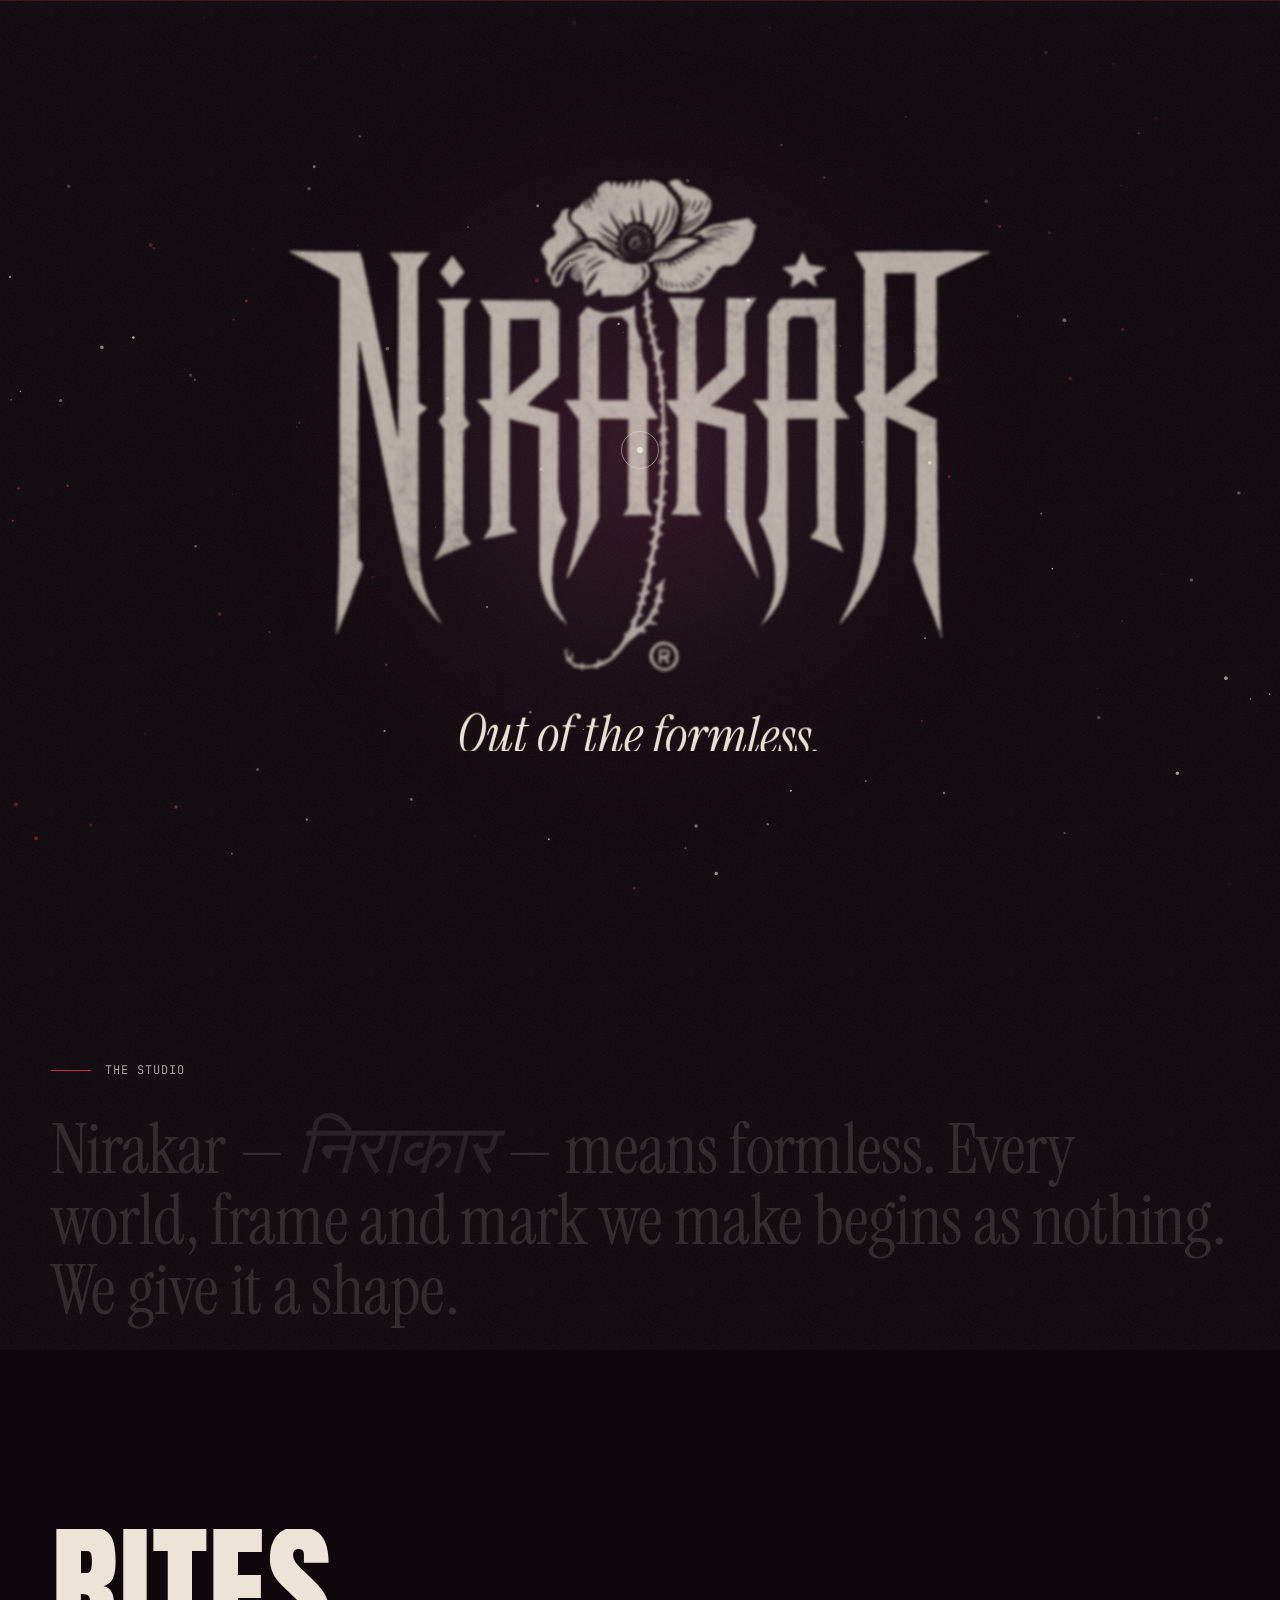
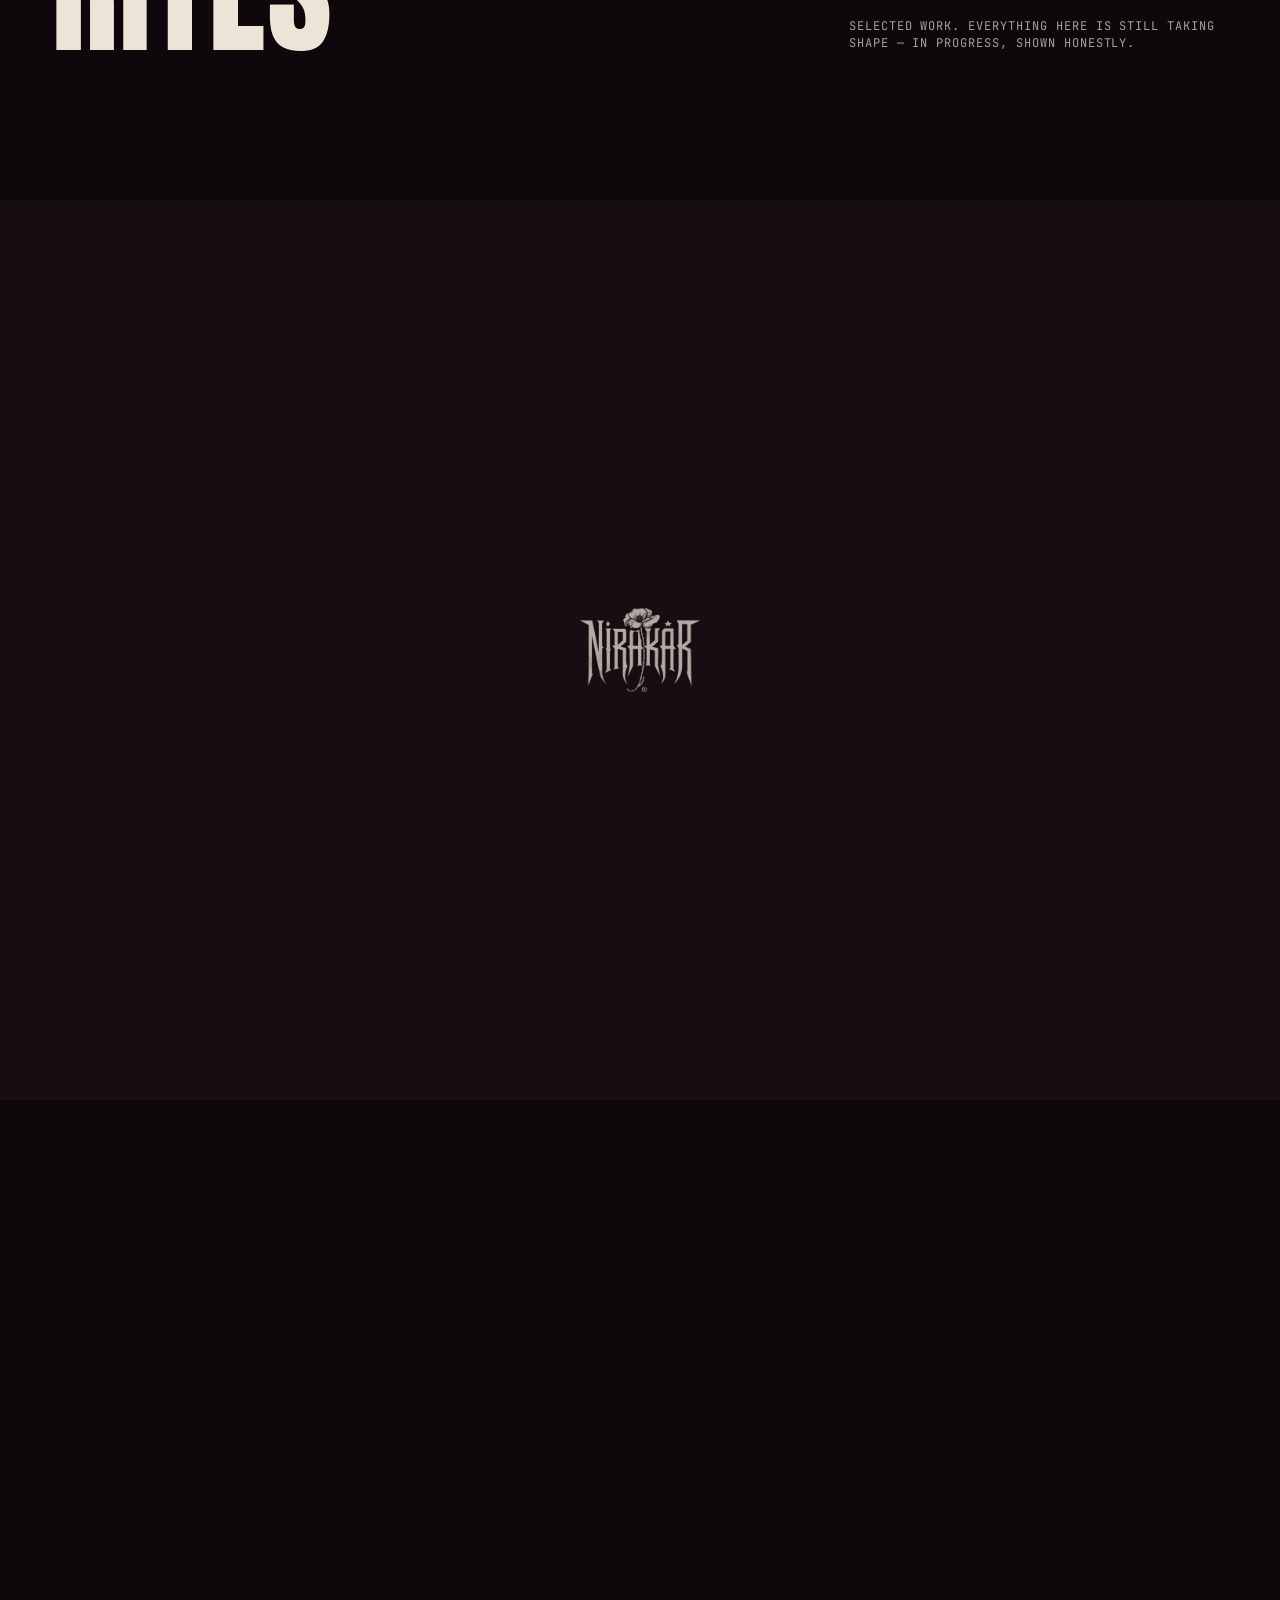
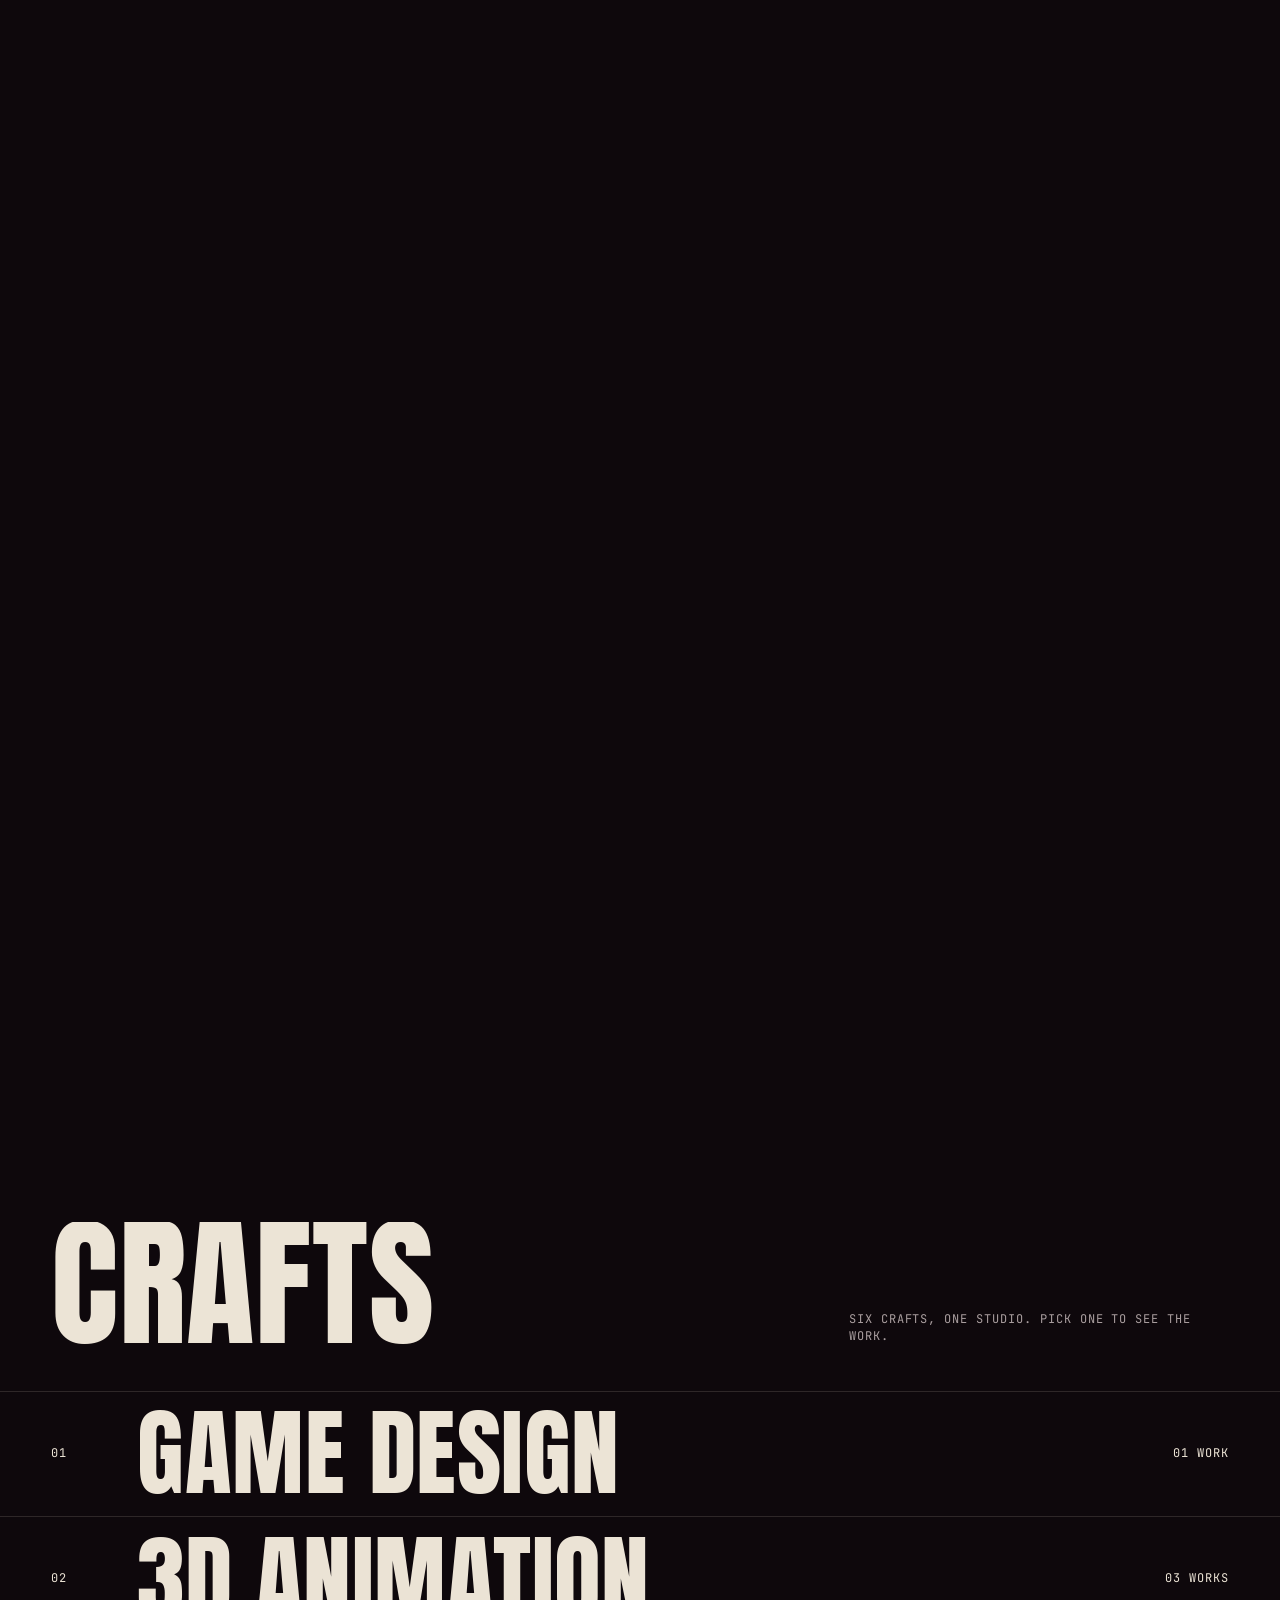
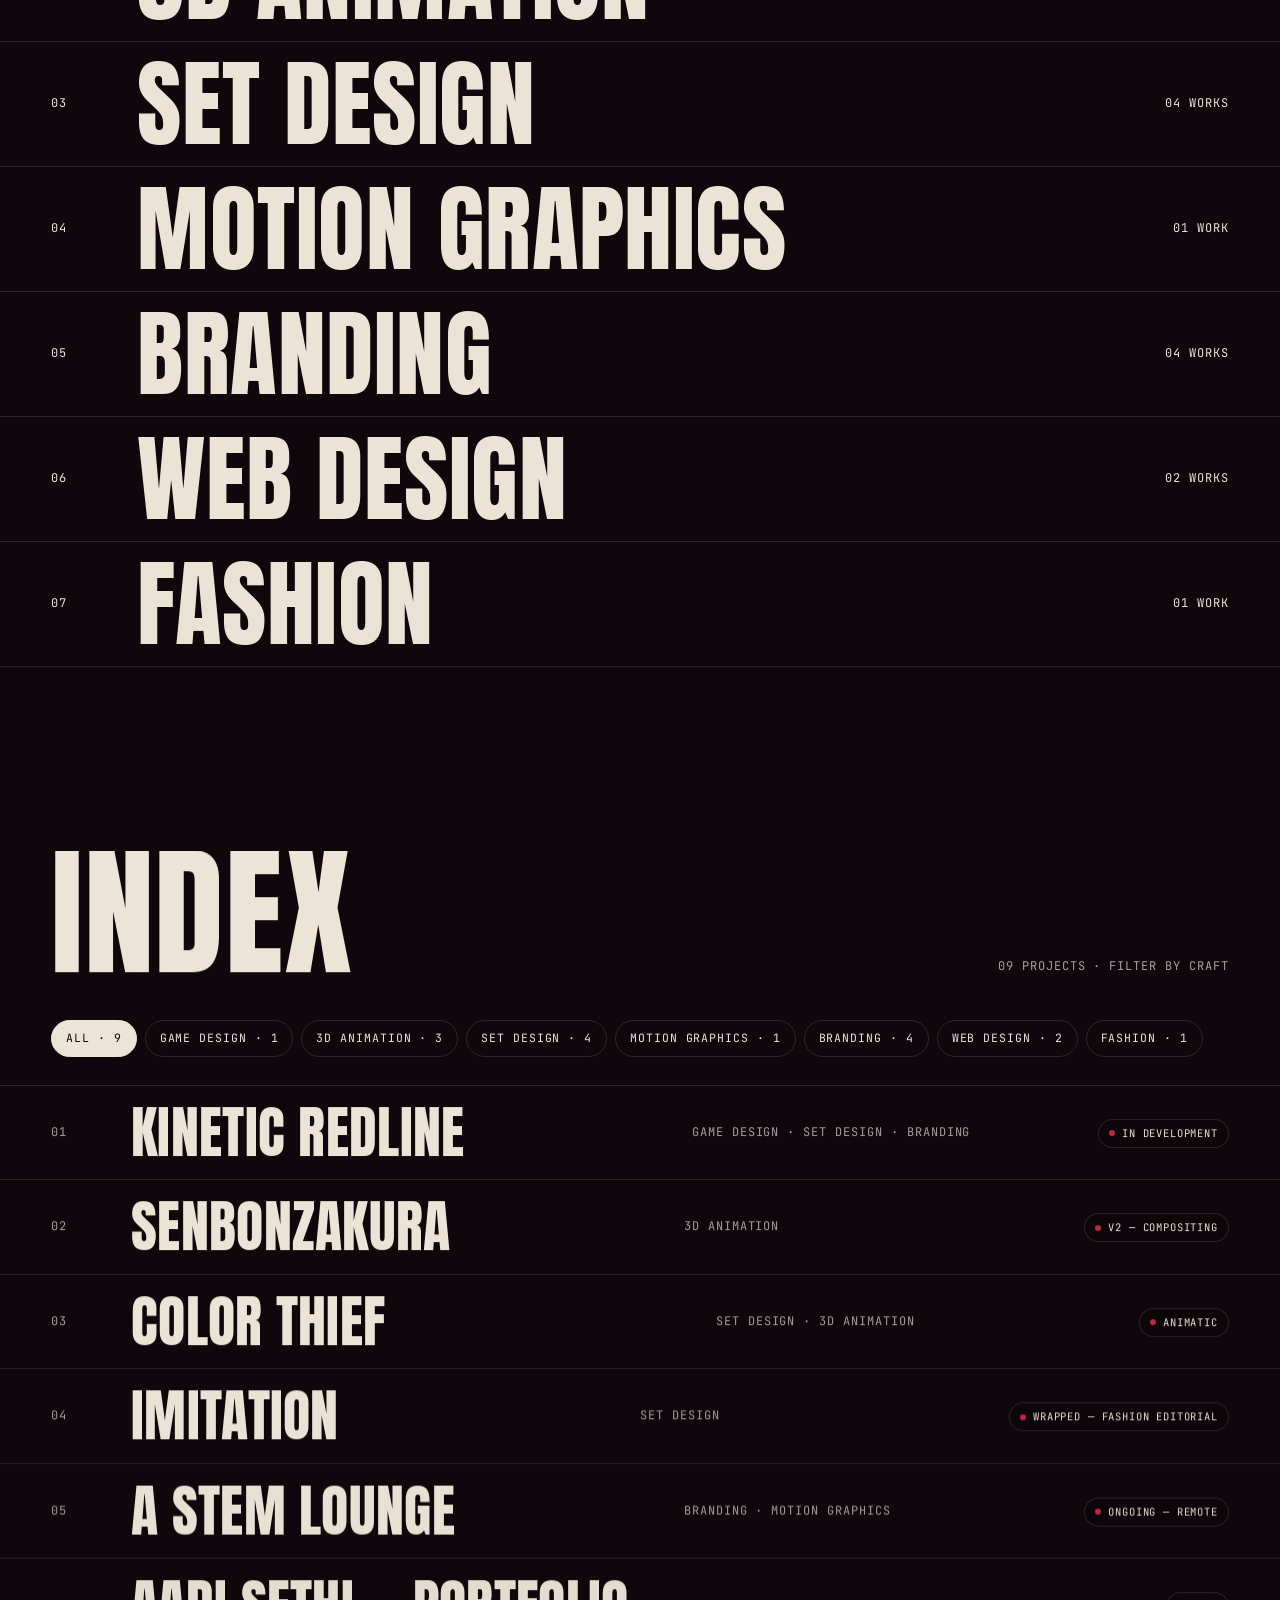
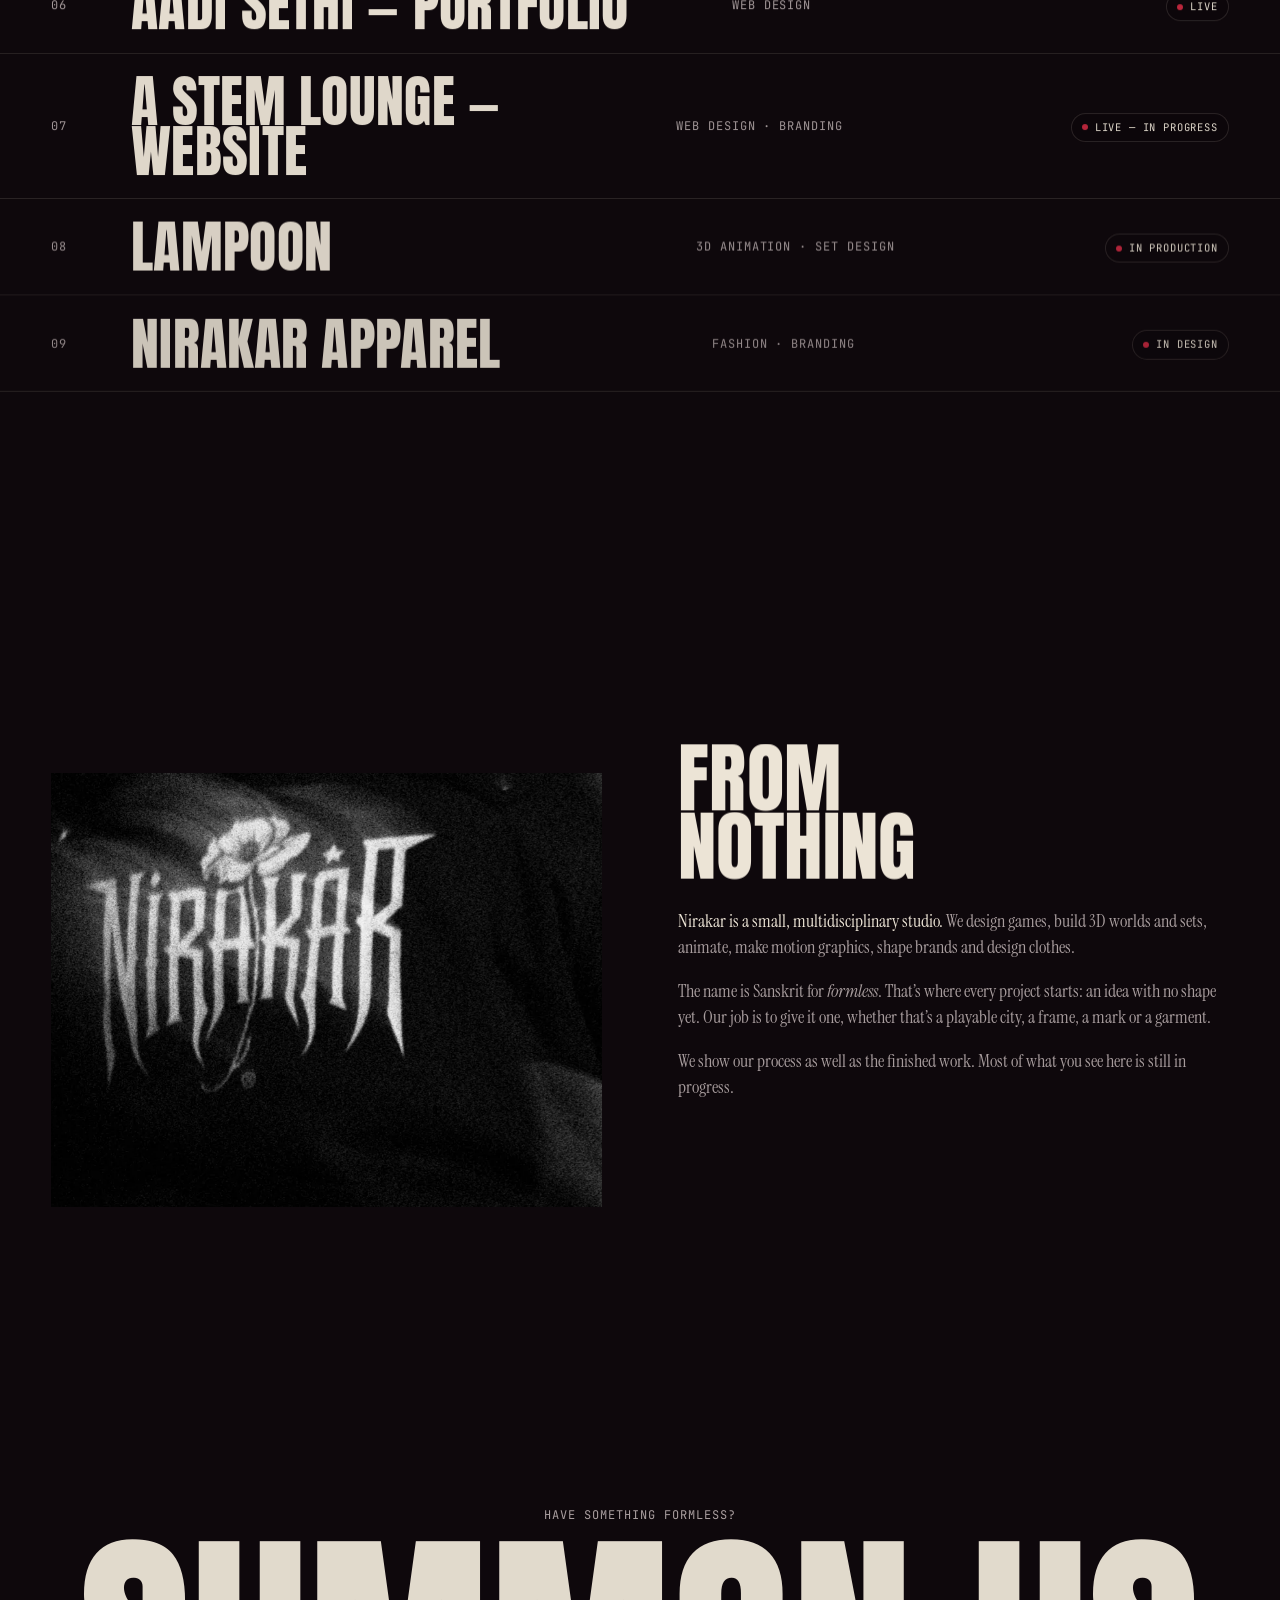
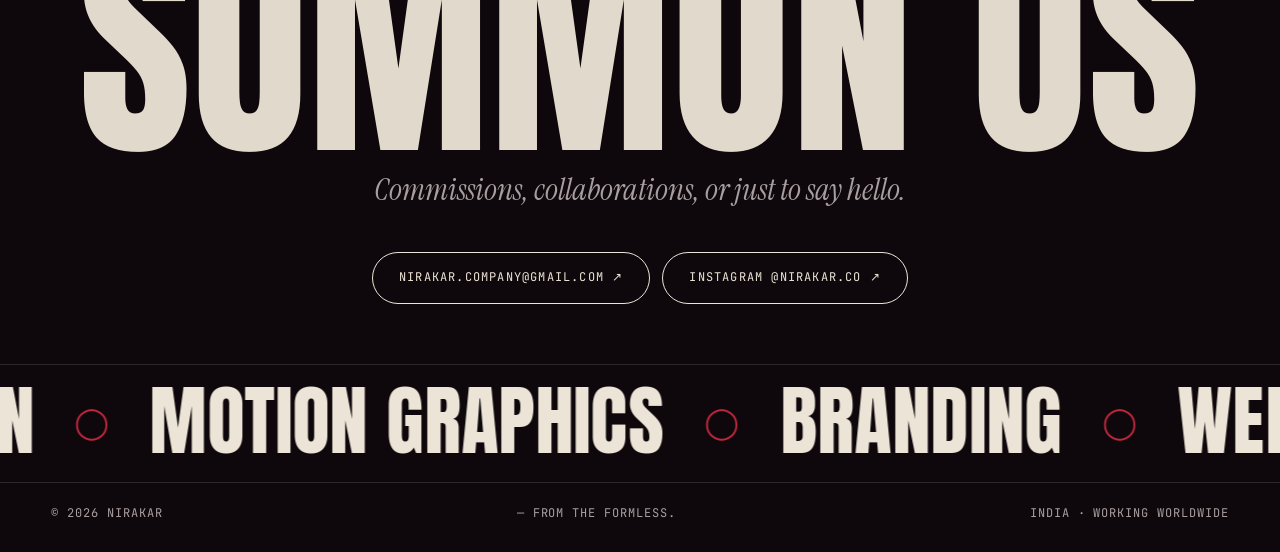
<file: index.html>
<!doctype html>
<html lang="en">
<head>
  <meta charset="utf-8">
  <meta name="viewport" content="width=device-width, initial-scale=1">
  <title>Nirakar — Out of the formless</title>
  <meta name="description" content="Nirakar is a studio for ideas that don’t have a shape yet: game design, 3D animation, set design, motion graphics, branding and fashion.">
  <meta name="theme-color" content="#0e080c">
  <meta property="og:title" content="Nirakar — Out of the formless">
  <meta property="og:description" content="Games · 3D · Sets · Motion · Branding · Fashion">
  <meta property="og:image" content="assets/brand/share.jpg">
  <link rel="icon" href="assets/brand/icon-512.png">
  <link rel="preload" href="assets/fonts/anton-latin-400-normal.woff2" as="font" type="font/woff2" crossorigin>
  <link rel="stylesheet" href="assets/css/style.css?v=dev">
  <script>try { var r = document.documentElement; if (sessionStorage.getItem('nk-seen')) r.classList.add('no-loader'); if (sessionStorage.getItem('nk-transit')) r.classList.add('is-entering'); } catch (e) {}</script>
</head>
<body data-page="home">
  <div class="loader" aria-hidden="true">
    <img class="loader__logo" src="assets/brand/nirakar-logo.png" alt="">
    <div class="loader__count">000</div>
    <div class="loader__note mono dim">Summoning</div>
    <div class="loader__bar"></div>
  </div>
  <div class="curtain" aria-hidden="true"><img src="assets/brand/nirakar-logo.png" alt=""></div>
  <div class="grain" aria-hidden="true"></div>
  <div class="cursor" aria-hidden="true"><div class="cursor__ring"><span class="cursor__label"></span></div><div class="cursor__dot"></div></div>

  <header class="nav">
    <a class="nav__logo" href="index.html" aria-label="Nirakar home"><img src="assets/brand/nirakar-logo.png" alt="Nirakar"></a>
    <span class="nav__meta mono"><i class="pulse"></i> Open for commissions</span>
    <nav class="nav__links mono">
      <a href="#work">Work</a>
      <a href="#studio">Studio</a>
      <a href="#summon">Contact</a>
    </nav>
  </header>

  <main>
    <section class="hero">
      <div class="hero__glow"></div>
      <canvas class="hero__canvas" aria-hidden="true"></canvas>
      <div class="hero__center">
        <h1 style="margin:0"><img class="hero__logo" src="assets/brand/nirakar-logo.png" alt="Nirakar"></h1>
        <p class="hero__tag serif-i" data-split-lines style="margin:0">Out of the formless.</p>
      </div>
      <div class="hero__foot mono">
        <span class="hero__scroll dim"><i></i> Scroll</span>
        <span class="hero__disc dim" data-disciplines></span>
        <span class="dim" data-year></span>
      </div>
    </section>

    <section class="manifesto">
      <div class="manifesto__label mono dim">The studio</div>
      <p class="manifesto__text" data-manifesto></p>
    </section>

    <section class="showcase" id="work">
      <div class="sec-head">
        <h2 class="display" data-reveal-title>Rites</h2>
        <p class="mono dim">Selected work. Everything here is still taking shape — in progress, shown honestly.</p>
      </div>
      <div class="showcase__pin">
        <div class="showcase__track" data-showcase></div>
        <div class="showcase__progress"><i></i></div>
      </div>
    </section>

    <section class="disciplines">
      <div class="sec-head">
        <h2 class="display" data-reveal-title>Crafts</h2>
        <p class="mono dim">Six crafts, one studio. Pick one to see the work.</p>
      </div>
      <ul class="disc-list" data-disc-list></ul>
    </section>

    <section class="index" id="index">
      <div class="sec-head">
        <h2 class="display" data-reveal-title>Index</h2>
        <p class="mono dim"><span data-count></span> projects · filter by craft</p>
      </div>
      <div class="filters" data-filters></div>
      <div class="rows" data-rows></div>
      <div class="hover-preview" aria-hidden="true"><img alt=""></div>
    </section>

    <section class="studio" id="studio">
      <div class="studio__art reveal-media" data-reveal-media><img src="media/nirakar-apparel/shoot.webp" alt="Nirakar hoodie with the poppy wordmark" data-parallax></div>
      <div>
        <h3 class="display" data-reveal-title>From<br>nothing</h3>
        <p><strong>Nirakar is a small, multidisciplinary studio.</strong> We design games, build 3D worlds and sets, animate, make motion graphics, shape brands and design clothes.</p>
        <p>The name is Sanskrit for <em>formless</em>. That’s where every project starts: an idea with no shape yet. Our job is to give it one, whether that’s a playable city, a frame, a mark or a garment.</p>
        <p>We show our process as well as the finished work. Most of what you see here is still in progress.</p>
      </div>
    </section>

    <section class="summon" id="summon">
      <p class="mono dim">Have something formless?</p>
      <h2 class="summon__big display"><a href="#" data-contact-link>Summon us</a></h2>
      <p class="summon__sub serif-i dim">Commissions, collaborations, or just to say hello.</p>
      <div class="summon__links" data-contact-buttons></div>
    </section>
  </main>

  <footer class="footer">
    <div class="marquee" aria-hidden="true"><div class="marquee__inner display" data-marquee></div></div>
    <div class="footer__base mono dim">
      <span>© <span data-year></span> Nirakar</span>
      <span>— from the formless.</span>
      <span data-location></span>
    </div>
  </footer>

  <script src="content/projects.js?v=dev"></script>
  <script src="assets/vendor/gsap.min.js"></script>
  <script src="assets/vendor/ScrollTrigger.min.js"></script>
  <script src="assets/vendor/lenis.min.js"></script>
  <script src="assets/js/main.js?v=dev"></script>
</body>
</html>
</file>
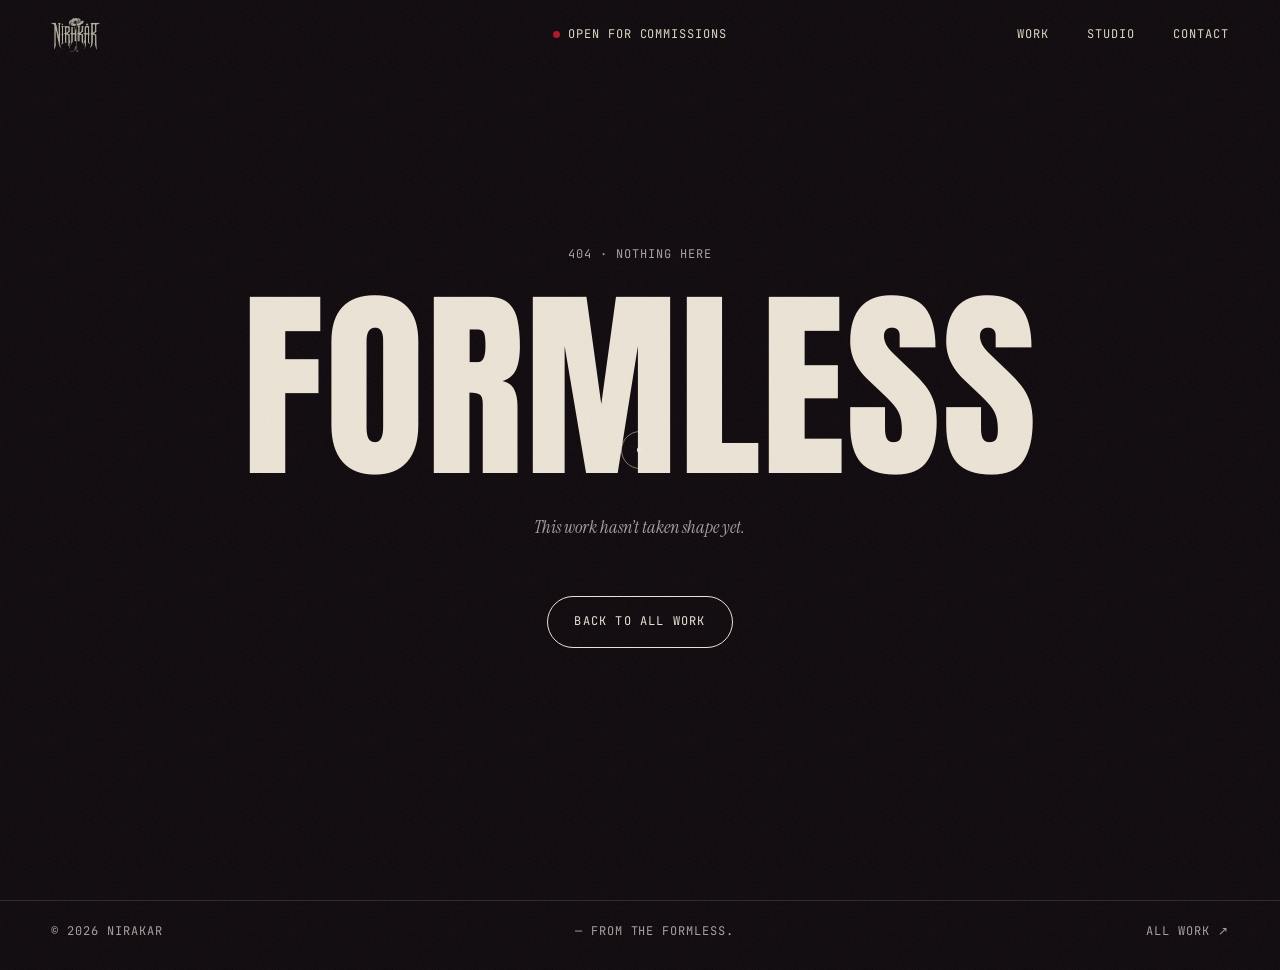
<file: project.html>
<!doctype html>
<html lang="en">
<head>
  <meta charset="utf-8">
  <meta name="viewport" content="width=device-width, initial-scale=1">
  <title>Nirakar — Work</title>
  <meta name="theme-color" content="#0e080c">
  <meta property="og:image" content="assets/brand/share.jpg">
  <link rel="icon" href="assets/brand/icon-512.png">
  <link rel="preload" href="assets/fonts/anton-latin-400-normal.woff2" as="font" type="font/woff2" crossorigin>
  <link rel="stylesheet" href="assets/css/style.css?v=dev">
  <script>document.documentElement.classList.add('no-loader'); try { if (sessionStorage.getItem('nk-transit')) document.documentElement.classList.add('is-entering'); } catch (e) {}</script>
</head>
<body data-page="project">
  <div class="curtain" aria-hidden="true"><img src="assets/brand/nirakar-logo.png" alt=""></div>
  <div class="grain" aria-hidden="true"></div>
  <div class="cursor" aria-hidden="true"><div class="cursor__ring"><span class="cursor__label"></span></div><div class="cursor__dot"></div></div>

  <header class="nav">
    <a class="nav__logo" href="index.html" aria-label="Nirakar home"><img src="assets/brand/nirakar-logo.png" alt="Nirakar"></a>
    <span class="nav__meta mono"><i class="pulse"></i> Open for commissions</span>
    <nav class="nav__links mono">
      <a href="index.html#work">Work</a>
      <a href="index.html#studio">Studio</a>
      <a href="index.html#summon">Contact</a>
    </nav>
  </header>

  <main data-project-root></main>

  <footer class="footer">
    <div class="footer__base mono dim">
      <span>© <span data-year></span> Nirakar</span>
      <span>— from the formless.</span>
      <a href="index.html#index">All work ↗</a>
    </div>
  </footer>

  <div class="lightbox" aria-hidden="true"><button class="lightbox__close mono" type="button">Close ✕</button><img alt=""></div>

  <script src="content/projects.js?v=dev"></script>
  <script src="assets/vendor/gsap.min.js"></script>
  <script src="assets/vendor/ScrollTrigger.min.js"></script>
  <script src="assets/vendor/lenis.min.js"></script>
  <script src="assets/js/main.js?v=dev"></script>
</body>
</html>
</file>
<file: assets/css/style.css>
/* ==========================================================================
   NIRAKAR — styles
   Colours, fonts and spacing are tokens at the top: change them here.
   ========================================================================== */

@font-face { font-family: 'Anton'; src: url('../fonts/anton-latin-400-normal.woff2') format('woff2'); font-display: swap; }
@font-face { font-family: 'Instrument Serif'; src: url('../fonts/instrument-serif-latin-400-normal.woff2') format('woff2'); font-display: swap; }
@font-face { font-family: 'Instrument Serif'; font-style: italic; src: url('../fonts/instrument-serif-latin-400-italic.woff2') format('woff2'); font-display: swap; }
@font-face { font-family: 'JetBrains Mono'; src: url('../fonts/jetbrains-mono-latin-400-normal.woff2') format('woff2'); font-display: swap; }
@font-face { font-family: 'JetBrains Mono'; font-weight: 500; src: url('../fonts/jetbrains-mono-latin-500-normal.woff2') format('woff2'); font-display: swap; }

:root {
  /* Palette — taken from the Nirakar logo: plum-black void, bone-white type */
  --void: #0e080c;
  --void-2: #170e14;
  --plum: #2a1622;
  --bone: #ece4d6;
  --bone-dim: #a99e9f;
  --ash: #6c6066;
  --line: rgba(236, 228, 214, 0.14);
  --accent: #c0283e;          /* the one accent colour — swap to taste */

  --display: 'Anton', 'Impact', sans-serif;
  --serif: 'Instrument Serif', 'Times New Roman', serif;
  --mono: 'JetBrains Mono', ui-monospace, monospace;

  --gutter: clamp(16px, 4vw, 56px);
  --ease: cubic-bezier(0.7, 0, 0.2, 1);
  --ease-out: cubic-bezier(0.16, 1, 0.3, 1);
  color-scheme: dark;
}

*, *::before, *::after { box-sizing: border-box; }
html { -webkit-text-size-adjust: 100%; }
html.lenis, html.lenis body { height: auto; }
.lenis.lenis-smooth { scroll-behavior: auto !important; }
.lenis.lenis-stopped { overflow: hidden; }

body {
  margin: 0;
  background: var(--void);
  color: var(--bone);
  font-family: var(--serif);
  font-size: clamp(18px, 1.25vw, 21px);
  line-height: 1.45;
  -webkit-font-smoothing: antialiased;
  overflow-x: hidden;
}
img, video { display: block; max-width: 100%; }
a { color: inherit; text-decoration: none; }
button { font: inherit; color: inherit; background: none; border: 0; cursor: pointer; padding: 0; }
::selection { background: var(--accent); color: var(--bone); }

/* Grain over everything — keeps the black from feeling flat */
.grain {
  position: fixed; inset: -50%; z-index: 90; pointer-events: none; opacity: 0.07;
  background-image: url("data:image/svg+xml,%3Csvg xmlns='http://www.w3.org/2000/svg' width='160' height='160'%3E%3Cfilter id='n'%3E%3CfeTurbulence type='fractalNoise' baseFrequency='0.9' numOctaves='3' stitchTiles='stitch'/%3E%3C/filter%3E%3Crect width='100%25' height='100%25' filter='url(%23n)'/%3E%3C/svg%3E");
  animation: grain 1.2s steps(6) infinite;
}
@keyframes grain {
  0% { transform: translate(0, 0); } 20% { transform: translate(-3%, 2%); } 40% { transform: translate(2%, -3%); }
  60% { transform: translate(-2%, -1%); } 80% { transform: translate(3%, 3%); } 100% { transform: translate(0, 0); }
}

/* ---------- Type helpers ---------- */
.mono { font-family: var(--mono); font-size: 12px; letter-spacing: 0.08em; text-transform: uppercase; }
.display { font-family: var(--display); font-weight: 400; text-transform: uppercase; line-height: 0.88; letter-spacing: 0.005em; }
.serif-i { font-family: var(--serif); font-style: italic; }
.dim { color: var(--bone-dim); }
.line-mask { display: block; overflow: hidden; padding-bottom: 0.04em; margin-bottom: -0.04em; }
.line-mask > span { display: block; }

/* ---------- Loader ---------- */
.loader {
  position: fixed; inset: 0; z-index: 200; background: var(--void);
  display: grid; place-items: center;
}
.loader__logo { width: min(56vw, 420px); opacity: 0; filter: blur(12px); }
.loader__count { position: absolute; left: var(--gutter); bottom: var(--gutter); font-family: var(--display); font-size: clamp(64px, 12vw, 180px); line-height: 0.8; color: var(--bone); }
.loader__note { position: absolute; right: var(--gutter); bottom: var(--gutter); }
.loader__bar { position: absolute; left: 0; bottom: 0; height: 2px; width: 100%; background: var(--accent); transform-origin: left; transform: scaleX(0); }
html.no-loader .loader { display: none; }

/* ---------- Page transition curtain ---------- */
.curtain {
  position: fixed; inset: 0; z-index: 150; pointer-events: none;
  background: var(--void-2); transform: translateY(100%);
  display: grid; place-items: center;
}
.curtain img { width: 120px; opacity: 0.9; }
html.is-entering .curtain { transform: translateY(0); }

/* ---------- Nav ---------- */
.nav {
  position: fixed; top: 0; left: 0; right: 0; z-index: 100;
  /* Three equal-width zones, so the middle label sits at the true centre of the page */
  display: grid; grid-template-columns: 1fr auto 1fr; align-items: center; gap: 16px;
  padding: 18px var(--gutter);
  mix-blend-mode: difference;
}
.nav__logo { justify-self: start; }
.nav__meta { justify-self: center; }
.nav__links { justify-self: end; grid-column: 3; }
.nav__logo img { height: 34px; width: auto; }
.nav__links { display: flex; gap: clamp(16px, 3vw, 40px); }
.nav__links a, .nav__meta { position: relative; }
.nav__links a::after {
  content: ''; position: absolute; left: 0; right: 0; bottom: -4px; height: 1px; background: currentColor;
  transform: scaleX(0); transform-origin: right; transition: transform 0.5s var(--ease-out);
}
.nav__links a:hover::after, .nav__links a.is-active::after { transform: scaleX(1); transform-origin: left; }
.nav__meta { display: flex; align-items: center; gap: 8px; }
.pulse { width: 7px; height: 7px; border-radius: 50%; background: var(--accent); box-shadow: 0 0 0 0 var(--accent); animation: pulse 2.2s infinite; }
@keyframes pulse { 0% { box-shadow: 0 0 0 0 rgba(192, 40, 62, 0.7); } 70% { box-shadow: 0 0 0 10px rgba(192, 40, 62, 0); } 100% { box-shadow: 0 0 0 0 rgba(192, 40, 62, 0); } }
@media (max-width: 720px) { .nav__meta { display: none; } .nav__logo img { height: 28px; } }

/* ---------- Cursor (desktop only) ---------- */
.cursor { position: fixed; top: 0; left: 0; z-index: 180; pointer-events: none; display: none; }
.cursor__dot { position: absolute; width: 6px; height: 6px; margin: -3px 0 0 -3px; border-radius: 50%; background: var(--bone); }
.cursor__ring {
  position: absolute; width: 38px; height: 38px; margin: -19px 0 0 -19px; border-radius: 50%;
  border: 1px solid rgba(236, 228, 214, 0.5);
  display: grid; place-items: center;
  transition: width 0.45s var(--ease-out), height 0.45s var(--ease-out), margin 0.45s var(--ease-out), background-color 0.3s, border-color 0.3s;
}
.cursor__label { font-family: var(--mono); font-size: 10px; letter-spacing: 0.12em; text-transform: uppercase; color: var(--void); opacity: 0; transition: opacity 0.2s; }
.cursor.is-link .cursor__ring { width: 58px; height: 58px; margin: -29px 0 0 -29px; border-color: var(--bone); }
.cursor.is-label .cursor__ring { width: 92px; height: 92px; margin: -46px 0 0 -46px; background: var(--bone); border-color: var(--bone); }
.cursor.is-label .cursor__label { opacity: 1; }
.cursor.is-label .cursor__dot { opacity: 0; }
@media (hover: hover) and (pointer: fine) {
  .cursor { display: block; }
  html.has-cursor, html.has-cursor a, html.has-cursor button { cursor: none; }
}

/* ---------- Hero ---------- */
.hero {
  position: relative; min-height: 100svh; display: grid; place-items: center;
  padding: 120px var(--gutter) 90px; overflow: hidden; isolation: isolate;
}
.hero__canvas { position: absolute; inset: 0; z-index: -1; width: 100%; height: 100%; }
.hero__glow {
  position: absolute; z-index: -2; width: 90vmax; height: 90vmax; left: 50%; top: 50%; transform: translate(-50%, -50%);
  background: radial-gradient(closest-side, rgba(92, 34, 64, 0.55), rgba(42, 22, 34, 0.25) 45%, transparent 75%);
}
.hero__center { text-align: center; display: grid; justify-items: center; gap: clamp(20px, 3vh, 36px); }
.hero__logo { width: auto; height: auto; max-width: min(78vw, 760px); max-height: 54svh; will-change: transform; }
.hero__tag { font-size: clamp(30px, 4.2vw, 64px); line-height: 1; }
.hero__foot {
  position: absolute; left: var(--gutter); right: var(--gutter); bottom: 28px;
  display: flex; justify-content: space-between; align-items: end; gap: 20px;
}
.hero__scroll { display: flex; align-items: center; gap: 10px; }
.hero__scroll i { display: block; width: 1px; height: 38px; background: var(--line); position: relative; overflow: hidden; }
.hero__scroll i::after { content: ''; position: absolute; left: 0; top: -40%; width: 1px; height: 40%; background: var(--bone); animation: drip 1.8s var(--ease) infinite; }
@keyframes drip { to { top: 100%; } }
@media (max-width: 720px) { .hero__foot .hero__disc { display: none; } }

/* ---------- Manifesto ---------- */
.manifesto { padding: clamp(100px, 18vh, 200px) var(--gutter); max-width: 1400px; margin: 0 auto; }
.manifesto__label { margin-bottom: 36px; display: flex; gap: 14px; align-items: center; }
.manifesto__label::before { content: ''; width: 40px; height: 1px; background: var(--accent); }
.manifesto__text { font-size: clamp(34px, 5.4vw, 92px); line-height: 1.02; letter-spacing: -0.01em; margin: 0; }
.manifesto__text .w { display: inline-block; opacity: 0.14; }
.manifesto__text .deva { font-style: italic; color: var(--bone-dim); }

/* ---------- Section heading ---------- */
.sec-head {
  display: flex; justify-content: space-between; align-items: end; gap: 24px; flex-wrap: wrap;
  padding: 0 var(--gutter); margin-bottom: clamp(28px, 5vh, 56px);
}
.sec-head h2 { font-size: clamp(56px, 11vw, 190px); margin: 0; }
.sec-head p { max-width: 380px; margin: 0; }

/* ---------- Showcase: pinned horizontal scroll ---------- */
.showcase { position: relative; padding-top: 40px; }
.showcase__pin { height: 100svh; display: flex; flex-direction: column; justify-content: center; overflow: hidden; }
.showcase__track { display: flex; gap: clamp(16px, 2.4vw, 36px); padding: 0 var(--gutter); width: max-content; will-change: transform; }
.card {
  position: relative; flex: 0 0 auto; width: clamp(260px, min(38vw, 52svh), 640px);
  display: block;
}
.card__media { position: relative; aspect-ratio: 4 / 5; overflow: hidden; background: var(--void-2); }
.card:nth-child(even) .card__media { aspect-ratio: 5 / 4; margin-top: 8vh; }
.card__media img, .card__media video { position: absolute; inset: 0; width: 100%; height: 100%; object-fit: cover; transition: transform 1.2s var(--ease-out), filter 0.8s; }
.card__media video { opacity: 0; transition: opacity 0.6s, transform 1.2s var(--ease-out); }
.card.is-playing .card__media video { opacity: 1; }
.card:hover .card__media img, .card:hover .card__media video { transform: scale(1.05); }
.card__media::after { content: ''; position: absolute; inset: 0; background: linear-gradient(to top, rgba(14, 8, 12, 0.75), transparent 45%); pointer-events: none; }
.card__info { position: absolute; left: 18px; right: 18px; bottom: 16px; z-index: 2; display: flex; justify-content: space-between; align-items: end; gap: 12px; }
.card__title { font-size: clamp(30px, 3.4vw, 58px); margin: 0; }
.card__num { position: absolute; top: 14px; left: 16px; z-index: 2; }
.badge {
  display: inline-flex; align-items: center; gap: 7px; padding: 6px 10px;
  border: 1px solid var(--line); border-radius: 99px; background: rgba(14, 8, 12, 0.55); backdrop-filter: blur(6px);
  font-family: var(--mono); font-size: 10.5px; letter-spacing: 0.08em; text-transform: uppercase; white-space: nowrap;
}
.badge::before { content: ''; width: 6px; height: 6px; border-radius: 50%; background: var(--accent); }
.card__status { position: absolute; top: 12px; right: 12px; z-index: 2; }
.showcase__progress { margin: 36px var(--gutter) 0; height: 1px; background: var(--line); position: relative; }
.showcase__progress i { position: absolute; inset: 0; background: var(--bone); transform-origin: left; transform: scaleX(0); }
/* Mobile / reduced motion: no pinning, plain swipe row */
.showcase.is-static .showcase__pin { height: auto; overflow-x: auto; overflow-y: hidden; padding-bottom: 12px; scroll-snap-type: x mandatory; -webkit-overflow-scrolling: touch; }
.showcase.is-static .card { scroll-snap-align: start; width: min(78vw, 420px); }
.showcase.is-static .card:nth-child(even) .card__media { margin-top: 0; aspect-ratio: 4 / 5; }
.showcase.is-static .showcase__progress { display: none; }

/* ---------- Disciplines ---------- */
.disciplines { padding: clamp(100px, 16vh, 180px) 0 40px; }
.disc-list { list-style: none; margin: 0; padding: 0; border-top: 1px solid var(--line); }
.disc {
  position: relative; display: grid; grid-template-columns: 70px 1fr auto; align-items: center; gap: 16px;
  padding: clamp(14px, 2.2vh, 26px) var(--gutter); border-bottom: 1px solid var(--line); overflow: hidden;
}
.disc__name { font-size: clamp(40px, 7.5vw, 128px); transition: transform 0.7s var(--ease-out), color 0.4s; }
.disc__fill { position: absolute; inset: 0; z-index: -1; background: var(--bone); transform: scaleY(0); transform-origin: bottom; transition: transform 0.6s var(--ease-out); }
.disc:hover .disc__fill { transform: scaleY(1); }
.disc:hover { color: var(--void); }
.disc:hover .disc__name { transform: translateX(clamp(8px, 2vw, 30px)); }
.disc__count { text-align: right; }
@media (max-width: 720px) { .disc { grid-template-columns: 40px 1fr auto; } }

/* ---------- Index (filterable list) ---------- */
.index { padding: clamp(100px, 16vh, 180px) 0; }
.filters { display: flex; flex-wrap: wrap; gap: 8px; padding: 0 var(--gutter); margin-bottom: 28px; }
.chip {
  padding: 9px 14px; border: 1px solid var(--line); border-radius: 99px;
  font-family: var(--mono); font-size: 11.5px; letter-spacing: 0.08em; text-transform: uppercase;
  transition: background-color 0.3s, color 0.3s, border-color 0.3s;
}
.chip:hover { border-color: var(--bone); }
.chip.is-on { background: var(--bone); color: var(--void); border-color: var(--bone); }
.rows { border-top: 1px solid var(--line); }
.row {
  display: grid; grid-template-columns: 60px minmax(0, 1.4fr) minmax(0, 1fr) auto; gap: 20px; align-items: center;
  padding: 22px var(--gutter); border-bottom: 1px solid var(--line);
  transition: color 0.4s;
}
.row__title { font-size: clamp(34px, 4.4vw, 76px); transition: transform 0.6s var(--ease-out); }
.row__thumb { display: none; }
@media (hover: hover) {
  .rows:hover .row { color: var(--ash); }
  .rows .row:hover { color: var(--bone); }
}
.rows .row:hover .row__title { transform: translateX(14px); }
.row.is-hidden { display: none; }
.hover-preview {
  position: fixed; top: 0; left: 0; z-index: 60; width: 340px; aspect-ratio: 4 / 3; pointer-events: none;
  overflow: hidden; opacity: 0; transform: scale(0.85); border-radius: 2px;
}
.hover-preview img { position: absolute; inset: 0; width: 100%; height: 100%; object-fit: cover; }
@media (max-width: 820px) {
  .row { grid-template-columns: 84px 1fr; row-gap: 6px; }
  .row__num { display: none; }
  .row__thumb { display: block; grid-row: span 3; width: 84px; aspect-ratio: 1; object-fit: cover; }
  .row__disc, .row__status { grid-column: 2; }
  .hover-preview { display: none; }
}

/* ---------- Studio / about ---------- */
.studio { padding: clamp(80px, 14vh, 160px) var(--gutter); display: grid; grid-template-columns: 1fr 1fr; gap: clamp(30px, 6vw, 100px); align-items: center; }
.studio__art { position: relative; aspect-ratio: 1; overflow: hidden; background: var(--plum); }
/* The photo fills the frame, with extra height so the scroll parallax never shows an edge */
.studio__art.reveal-media img { position: absolute; left: 0; top: -9%; width: 100%; height: 118%; object-fit: cover; object-position: 35% 50%; }
.studio h3 { font-size: clamp(44px, 6vw, 100px); margin: 0 0 28px; }
.studio p { margin: 0 0 18px; max-width: 560px; color: var(--bone-dim); }
.studio p strong { color: var(--bone); font-weight: 400; }
@media (max-width: 820px) { .studio { grid-template-columns: 1fr; } }

/* ---------- Contact / summon ---------- */
.summon { position: relative; padding: clamp(100px, 18vh, 220px) var(--gutter) 60px; text-align: center; overflow: hidden; }
.summon__big { font-size: clamp(80px, 19vw, 340px); margin: 0; }
.summon__big a { display: inline-block; transition: color 0.4s; }
.summon__big a:hover { color: var(--accent); }
.summon__sub { font-size: clamp(22px, 2.4vw, 36px); margin: 18px 0 40px; }
.summon__links { display: flex; justify-content: center; flex-wrap: wrap; gap: 12px; }
.btn {
  position: relative; display: inline-flex; align-items: center; gap: 10px; overflow: hidden;
  padding: 16px 26px; border: 1px solid var(--bone); border-radius: 99px;
  font-family: var(--mono); font-size: 12px; letter-spacing: 0.1em; text-transform: uppercase;
  transition: color 0.45s var(--ease-out);
}
.btn::before { content: ''; position: absolute; inset: 0; z-index: -1; background: var(--bone); transform: translateY(101%); transition: transform 0.45s var(--ease-out); border-radius: inherit; }
.btn:hover { color: var(--void); }
.btn:hover::before { transform: translateY(0); }

/* ---------- Footer ---------- */
.footer { border-top: 1px solid var(--line); }
.marquee { overflow: hidden; padding: 22px 0; border-bottom: 1px solid var(--line); white-space: nowrap; }
.marquee__inner { display: inline-flex; gap: 40px; padding-right: 40px; font-size: clamp(40px, 6vw, 90px); will-change: transform; }
.marquee__inner span { display: inline-flex; align-items: center; gap: 40px; }
.marquee__inner span::after { content: '◯'; font-size: 0.4em; color: var(--accent); }
.footer__base { display: flex; justify-content: space-between; flex-wrap: wrap; gap: 14px; padding: 22px var(--gutter) 30px; }

/* ==========================================================================
   Project page
   ========================================================================== */
.p-hero { padding: 150px var(--gutter) 0; }
.p-hero__top { display: flex; justify-content: space-between; align-items: center; gap: 16px; margin-bottom: 26px; }
.p-hero__title { font-size: clamp(64px, 14.5vw, 260px); margin: 0; }
.p-hero__title .ch { display: inline-block; }
.p-hero__kicker { font-size: clamp(24px, 2.6vw, 42px); line-height: 1.1; max-width: 900px; margin: 22px 0 0; }
.p-meta {
  display: grid; grid-template-columns: repeat(4, minmax(0, 1fr)); gap: 24px;
  margin-top: clamp(40px, 7vh, 80px); padding: 22px 0; border-top: 1px solid var(--line); border-bottom: 1px solid var(--line);
}
.p-meta dt { margin-bottom: 8px; color: var(--bone-dim); }
.p-meta dd { margin: 0; font-size: 19px; line-height: 1.3; }
@media (max-width: 820px) { .p-meta { grid-template-columns: 1fr 1fr; } }

.p-cover { margin-top: clamp(40px, 7vh, 80px); height: 92svh; overflow: hidden; position: relative; clip-path: inset(8% 6% 8% 6%); }
.p-cover img, .p-cover video { width: 100%; height: 118%; object-fit: cover; position: absolute; top: -9%; left: 0; }

.p-summary { padding: clamp(80px, 14vh, 160px) var(--gutter); max-width: 1300px; }
.p-summary p { font-size: clamp(28px, 3.3vw, 54px); line-height: 1.1; margin: 0; }

.story { padding: 0 var(--gutter) clamp(60px, 10vh, 120px); display: grid; gap: clamp(60px, 11vh, 140px); }
.b-text { display: grid; grid-template-columns: minmax(0, 1fr) minmax(0, 1.6fr); gap: clamp(20px, 5vw, 80px); max-width: 1400px; }
.b-text h3 { font-size: clamp(36px, 4.4vw, 72px); margin: 0; }
.b-text p { margin: 0 0 18px; color: var(--bone-dim); font-size: clamp(19px, 1.45vw, 24px); }
@media (max-width: 820px) { .b-text { grid-template-columns: 1fr; } }

.b-image figure, .b-gallery figure, .b-video figure { margin: 0; }
.b-image.size-inset { max-width: 760px; margin: 0 auto; width: 100%; }
.b-image.size-wide { max-width: 1400px; }
.b-image.size-full { margin: 0 calc(var(--gutter) * -1); }
.reveal-media { position: relative; overflow: hidden; background: var(--void-2); }
.reveal-media img { width: 100%; height: auto; transform-origin: center; }
.zoomable { cursor: zoom-in; }
figcaption { margin-top: 12px; display: flex; gap: 12px; color: var(--bone-dim); }
.b-image.size-full figcaption { padding: 0 var(--gutter); }

.b-gallery__grid { display: grid; gap: clamp(10px, 1.4vw, 22px); grid-template-columns: repeat(var(--cols, 2), minmax(0, 1fr)); align-items: start; }
@media (max-width: 720px) { .b-gallery__grid { grid-template-columns: repeat(min(var(--cols, 2), 2), minmax(0, 1fr)); } }

.b-video__frame { position: relative; background: #000; overflow: hidden; }
.b-video__frame video { width: 100%; height: auto; }
.b-video__play {
  position: absolute; inset: 0; display: grid; place-items: center; background: rgba(14, 8, 12, 0.35);
  transition: opacity 0.4s;
}
.b-video__play span { display: grid; place-items: center; width: clamp(80px, 9vw, 130px); aspect-ratio: 1; border-radius: 50%; background: var(--bone); color: var(--void); font-family: var(--mono); font-size: 12px; letter-spacing: 0.1em; text-transform: uppercase; transition: transform 0.5s var(--ease-out); }
.b-video__play:hover span { transform: scale(1.08); }
.b-video.is-playing .b-video__play { opacity: 0; pointer-events: none; }

.b-reels__row { display: grid; grid-template-columns: repeat(4, minmax(0, 1fr)); gap: clamp(10px, 1.4vw, 22px); }
.b-reels__row .b-video__frame { aspect-ratio: 9 / 16; }
.b-reels__row .b-video__frame video { position: absolute; inset: 0; height: 100%; object-fit: cover; }
.b-reels__row figcaption { margin-top: 10px; }
@media (max-width: 900px) { .b-reels__row { grid-template-columns: repeat(2, minmax(0, 1fr)); } }

.b-facts { display: grid; grid-template-columns: repeat(4, minmax(0, 1fr)); border-top: 1px solid var(--line); border-bottom: 1px solid var(--line); }
.b-facts div { padding: 26px 20px 26px 0; }
.b-facts div + div { padding-left: 20px; border-left: 1px solid var(--line); }
.b-facts dt { color: var(--bone-dim); margin-bottom: 10px; }
.b-facts dd { margin: 0; font-family: var(--display); font-size: clamp(28px, 3vw, 50px); line-height: 1; text-transform: uppercase; }
@media (max-width: 820px) {
  .b-facts { grid-template-columns: 1fr 1fr; }
  .b-facts div:nth-child(3) { padding-left: 0; border-left: 0; }
  .b-facts div:nth-child(n+3) { border-top: 1px solid var(--line); }
}

.b-quote { text-align: center; font-size: clamp(38px, 6vw, 100px); line-height: 1; max-width: 1300px; margin: 0 auto; font-style: italic; }
.b-quote::before { content: '◯'; display: block; font-size: 16px; color: var(--accent); font-style: normal; margin-bottom: 26px; }

.next { position: relative; display: block; padding: clamp(80px, 16vh, 180px) var(--gutter); border-top: 1px solid var(--line); overflow: hidden; text-align: center; isolation: isolate; }
.next__bg { position: absolute; inset: 0; z-index: -1; opacity: 0; transform: scale(1.1); transition: opacity 0.8s, transform 1.4s var(--ease-out); }
.next__bg img { width: 100%; height: 100%; object-fit: cover; filter: grayscale(0.4) brightness(0.45); }
.next:hover .next__bg { opacity: 1; transform: scale(1); }
.next__title { font-size: clamp(64px, 13vw, 230px); margin: 16px 0 0; }

/* ---------- Website frames (browser window + phone, scrollable inside) ---------- */
.p-hero__right { display: inline-flex; align-items: center; gap: 10px; }
.btn--small { padding: 9px 16px; font-size: 11px; }
.b-site__row { display: grid; grid-template-columns: minmax(0, 1fr) clamp(200px, 22vw, 320px); gap: clamp(16px, 3vw, 48px); align-items: end; }
.bw { border: 1px solid var(--line); border-radius: 12px; overflow: hidden; background: var(--void-2); box-shadow: 0 40px 80px -40px rgba(0, 0, 0, 0.8); }
.bw__bar { display: flex; align-items: center; gap: 7px; padding: 11px 14px; background: #1d131a; border-bottom: 1px solid var(--line); }
.bw__bar i { width: 10px; height: 10px; border-radius: 50%; background: rgba(236, 228, 214, 0.18); }
.bw__bar span { margin-left: 12px; padding: 4px 12px; border-radius: 99px; background: rgba(236, 228, 214, 0.06); color: var(--bone-dim); font-size: 11px; text-transform: none; letter-spacing: 0.02em; white-space: nowrap; overflow: hidden; text-overflow: ellipsis; min-width: 0; }
.bw__view, .ph__view { overflow-y: auto; overscroll-behavior: contain; scrollbar-width: thin; scrollbar-color: rgba(236, 228, 214, 0.25) transparent; }
.bw__view { height: min(68vh, 640px); }
.bw--small .bw__view { height: min(46vh, 420px); }
.bw__view img, .ph__view img { width: 100%; height: auto; display: block; }
.bw__view:focus-visible, .ph__view:focus-visible { outline: 2px solid var(--accent); outline-offset: -2px; }
.ph { border: 9px solid #1d131a; border-radius: 34px; overflow: hidden; background: #000; box-shadow: 0 40px 80px -40px rgba(0, 0, 0, 0.8), 0 0 0 1px var(--line); }
.ph__view { aspect-ratio: 9 / 19.5; }
.b-site figcaption, .b-browsers figcaption { margin-top: 14px; }
@media (max-width: 820px) {
  .b-site__row { grid-template-columns: 1fr; }
  .ph { width: min(72vw, 300px); margin: 0 auto; }
  .bw__view { height: 60vh; }
}

/* ---------- Lightbox ---------- */
.lightbox { position: fixed; inset: 0; z-index: 170; background: rgba(8, 4, 7, 0.94); display: grid; place-items: center; padding: 60px 16px; opacity: 0; pointer-events: none; transition: opacity 0.4s; }
.lightbox.is-open { opacity: 1; pointer-events: auto; }
.lightbox img { max-width: 100%; max-height: 100%; object-fit: contain; }
.lightbox__close { position: absolute; top: 18px; right: var(--gutter); }

/* ---------- Not found ---------- */
.lost { min-height: 100svh; display: grid; place-content: center; text-align: center; gap: 20px; padding: var(--gutter); }
.lost h1 { font-size: clamp(80px, 16vw, 240px); margin: 0; }

/* ---------- Reduced motion ---------- */
@media (prefers-reduced-motion: reduce) {
  .grain, .pulse, .hero__scroll i::after { animation: none; }
  .manifesto__text .w { opacity: 1; }
  .p-cover { clip-path: none; }
}
</file>
